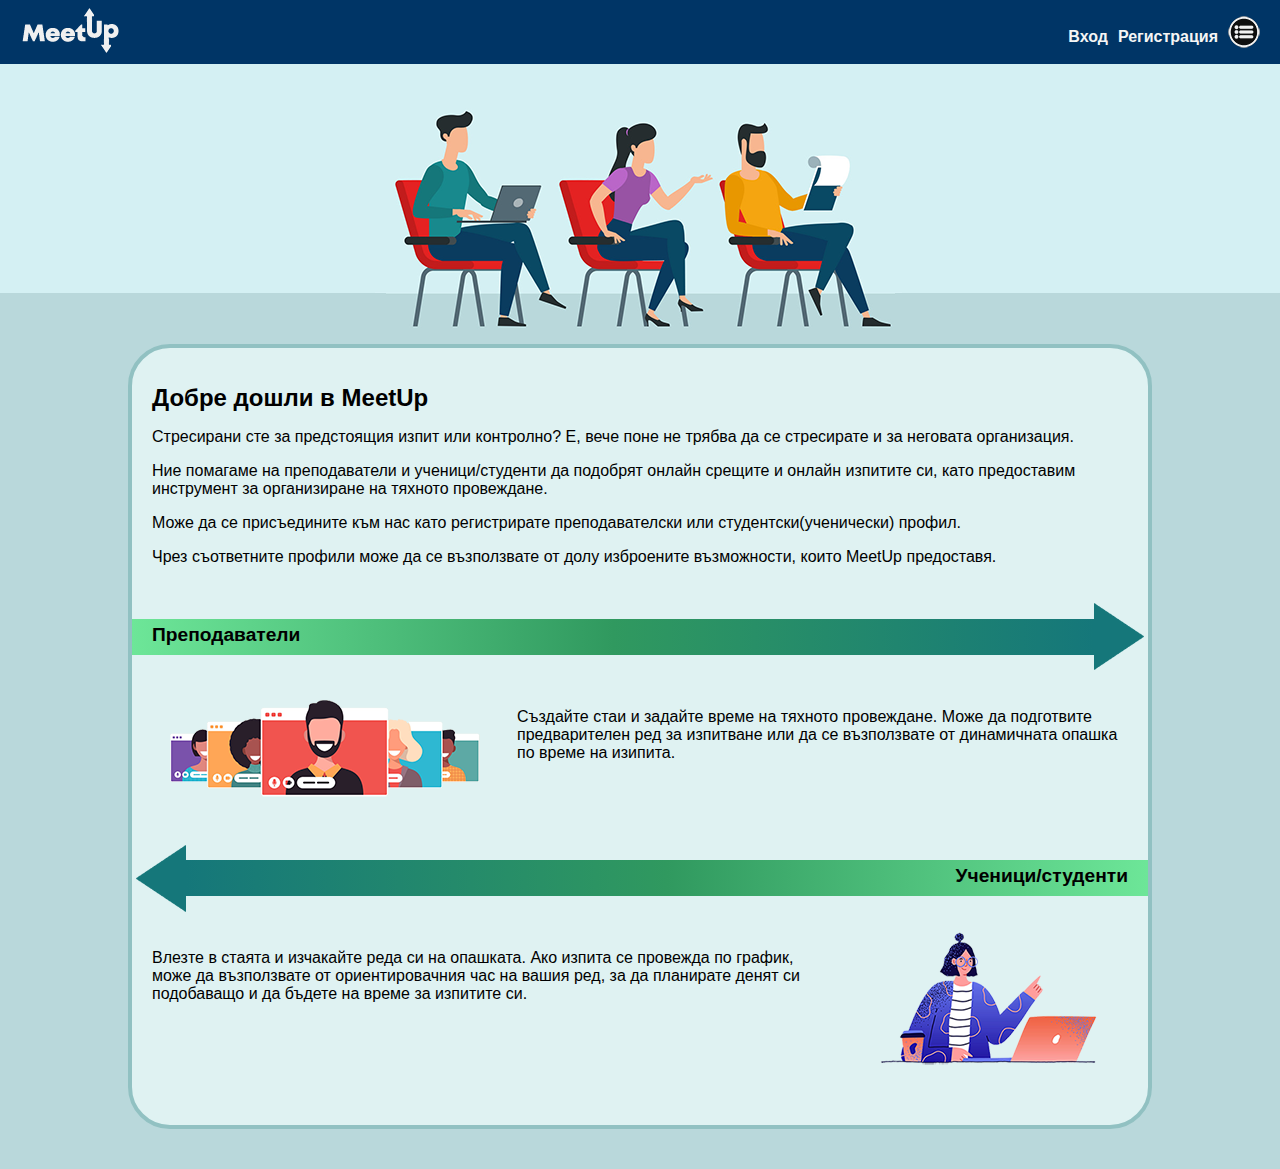
<file: index.html>
<!DOCTYPE html>
<html lang="bg">
    <head>
        <meta charset="UTF-8">
        <title>MeetUp</title>
        <meta name="viewport" content="width=device-width, initial-scale=1">
        <link rel="stylesheet" href="css/main.css">
        <link rel="stylesheet" href="css/index.css">
        <script src="scripts/panel_init.js" defer></script>
    </head>
    <body>
        <header id="main_header">
            <div class="main-header-item" id="icon_header_container">
                <a class="no-style-a" href="index.html">
                    <img class="icon" id="img_icon" src="img/icons/logo.png" alt="Лого на MeetUp">
                </a>
            </div>
            <div class="main-header-item" id="profile_header_container">
                <a id="sign_in" class="no-style-a" href="login.html">Вход</a>
                <a id="register"  class="no-style-a" href="register.html">Регистрация</a>
                <img id="profile_icon" class="button-icon" src="img/icons/panel.png" alt="Икона на потребителки панел">
            </div>
        </header>
        <main id="main-not-logged">
            <div class="banner-container">
                <img class="banner" src="img/banners/welcome_banner.png" alt="Седящи хора, чакащи своя ред">
            </div>
            <div class="section-wrapper">
                <section id="main_section">
                    <div class="padded-item">
                        <header>
                            <h1>Добре дошли в MeetUp</h1>
                        </header>
                        <article>
                            <p>
                                Стресирани сте за предстоящия изпит или контролно? Е, вече поне не трябва да се 
                                стресирате и за неговата организация.
                            </p>
                            <p>
                                Ние помагаме на преподаватели и ученици/студенти да подобрят онлайн срещите и онлайн 
                                изпитите си, като предоставим инструмент за организиране на тяхното провеждане.
                            </p>
                            <p>
                                Може да се присъедините към нас като регистрирате преподавателски или 
                                студентски(ученически) профил.
                            </p>
                            <p>
                                Чрез съответните профили може да се възползвате от долу изброените възможности, които 
                                MeetUp предоставя.
                            </p>
                        </article>
                    </div>
                    <div id="teachers">
                        <div id="left-header">
                            <header>
                                <h2>Преподаватели</h2>
                            </header>
                            <img src="img/banners/arrow_right.png">
                        </div>
                        <article class="padded-item">
                            <img class="float-left" src="img/banners/video_call.png" alt="Монитори с хора във видео разговор">
                            <p>
                                Създайте стаи и задайте време на тяхното провеждане. Може да подготвите 
                                предварителен ред за изпитване или да се възползвате от динамичната опашка по време 
                                на изипита.
                            </p>
                        </article>
                    </div>
                    <div id="students">
                        <div id="right-header">
                            <img src="img/banners/arrow_left.png">
                            <header>
                                <h2>Ученици/студенти</h2>
                            </header>
                        </div>
                        <article class="padded-item">
                            <img class="float-right" src="img/banners/student.png" alt="Студент пред компютър">
                            <p>
                                Влезте в стаята и изчакайте реда си на опашката. Ако изпита се провежда по график, може 
                                да възползвате от ориентировачния час на вашия ред, за да планирате денят си 
                                подобаващо и да бъдете на време за изпитите си.
                            </p>
                        </article>
                    </div>
                </section>
            </div>
        </main>
    </body>
</html>
</file>
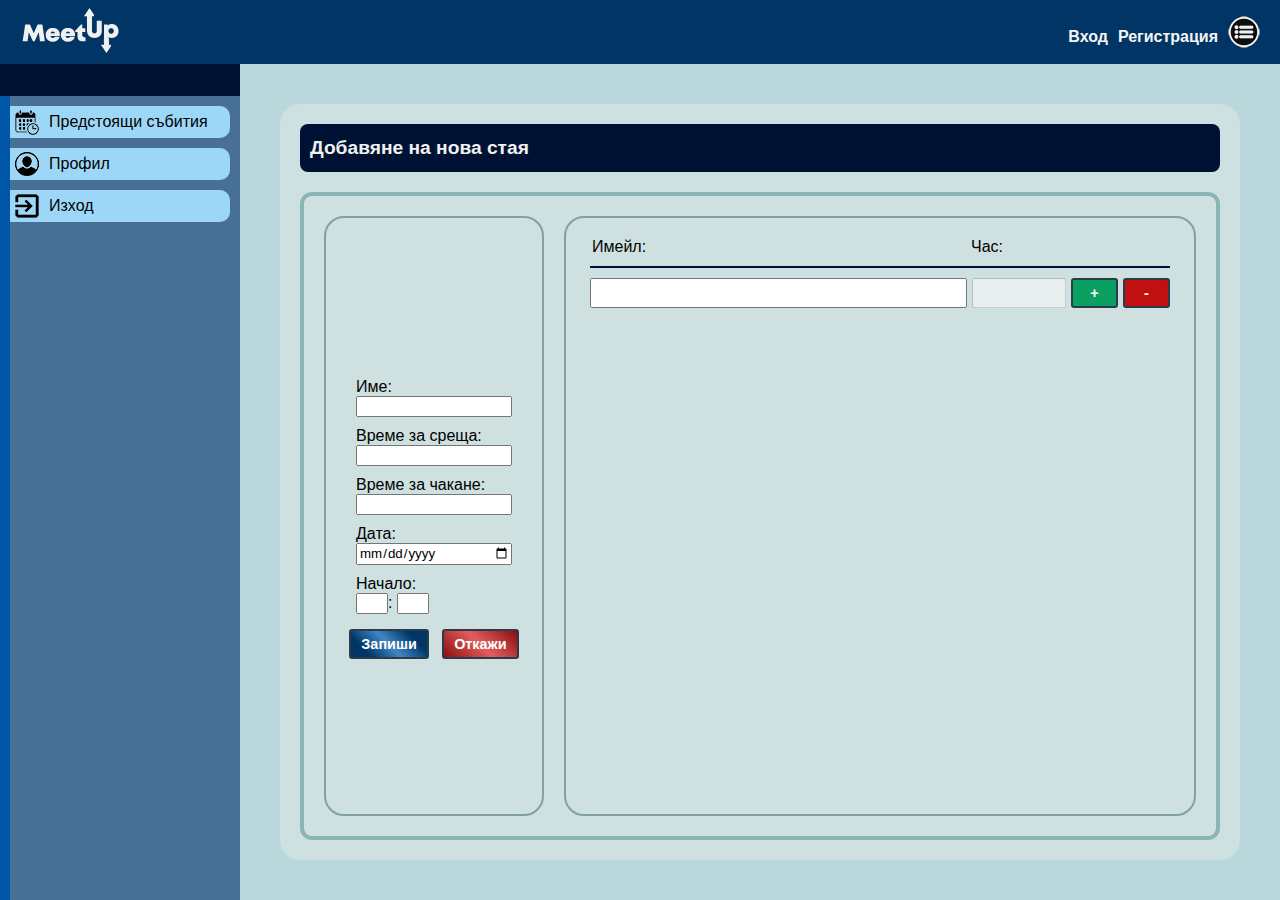
<file: add_room.html>
<!DOCTYPE html>
<html lang="bg">
    <head>
        <meta charset="UTF-8">
        <title>MeetUp</title>
        <meta name="viewport" content="width=device-width, initial-scale=1">
        <link rel="stylesheet" href="css/main.css">
        <link rel="stylesheet" href="css/panel.css">
        <link rel="stylesheet" href="css/add_room.css">
        <script src="scripts/panel_init.js" defer></script>
        <script src="scripts/add_room.js" defer></script>
    </head>
    <body>
        <header id="main_header">
            <div class="main-header-item" id="icon_header_container">
                <a class="no-style-a" href="index.html">
                    <img class="icon" id="img_icon" src="img/icons/logo.png" alt="Лого на MeetUp">
                </a>
            </div>
            <div class="main-header-item" id="profile_header_container">
                <a id="sign_in" class="no-style-a" href="login.html">Вход</a>
                <a id="register"  class="no-style-a" href="register.html">Регистрация</a>
                <img id="profile_icon" class="button-icon" src="img/icons/panel.png" alt="Икона на потребителки панел">
            </div>
        </header>
        <nav>
            <div id="nav_top_bar"></div>
            <div id="nav_panel" class="nav-element">
                <img src="img/icons/calendar.png" alt="">
                Предстоящи събития
            </div>
            <div id="nav_profile" class="nav-element">
                <img src="img/icons/account.png" alt="">
                Профил
            </div>
            <div id="nav_exit" class="nav-element">
                <img src="img/icons/exit.png" alt="">
                Изход
            </div>
        </nav>
        <main class="centered-column main-with-menu">
            <div id="events-wrapper">
                <header id="page_header">
                    <h1>Добавяне на нова стая</h1>
                </header>
                <section id="form">
                    <form id="schedule_from">
                        <fieldset id="information" class="form-itmes-conrainer">
                            <div class="form-item">
                                <label for="name">Име: </label>
                                <input type="text" id="name" name="name">
                            </div>
                            <div class="form-item">
                                <label for="meetInterval">Време за среща: </label>
                                <input type="number" id="meetInterval" name="meetInterval">
                            </div>
                            <div class="form-item">
                                <label for="waitingInterval">Време за чакане:</label>
                                <input type="number" id="waitingInterval" name="waitingInterval">
                            </div>
                            <div class="form-item">
                                <label for="date">Дата: </label>
                                <input type="date" id="date" name="date">
                            </div>
                            <div class="form-item">
                                <label for="time">Начало:</label>
                                <input type="number" id="hours" name="hours" class="time">:
                                <input type="number" id="minutes" name="minutes" class="time">
                            </div>
                            <div class="form-item" id="room-btn-container">
                                <button type="submit" id="save_btn" class="gradient-btn">Запиши</button>
                                <button type="button" id="cancel_btn" class="gradient-cancel-btn">Откажи</button>
                            </div>
                        </fieldset>
                        <div id="schedule-wrapper" class="form-itmes-conrainer">
                            <div id="schedule-container" class="scrollable">
                                <fieldset id="scheduled_users" class="centered-column">
                                    <legend id="column_names">
                                        <span>Имейл:</span>
                                        <span>Час:</span>
                                    </legend>
                                    <div id="schedule">
        
                                    </div>
                                </fieldset>
                            </div>
                        </div>
                    </form>
                </section>
            </div>
        </main>
    </body>
</html>
</file>
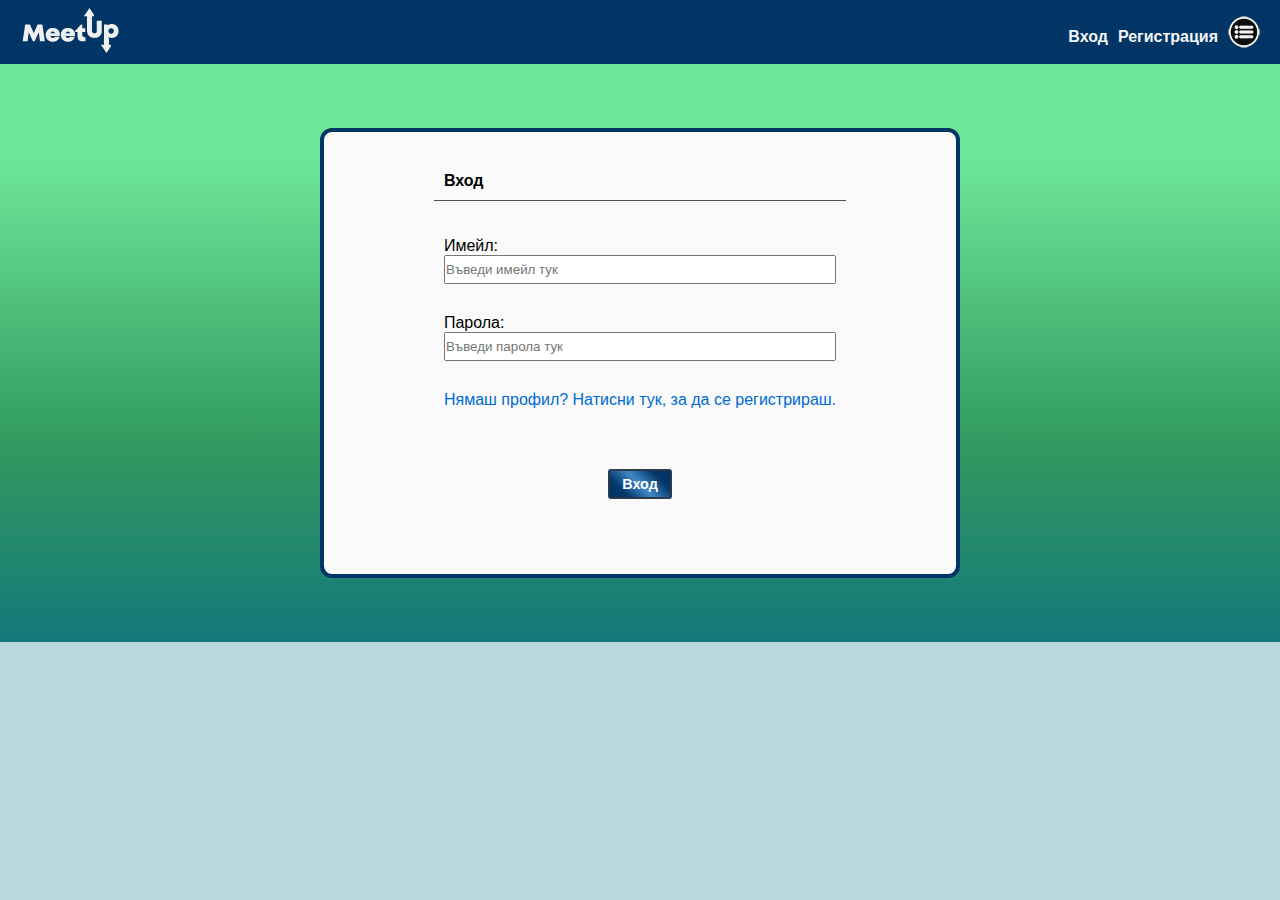
<file: login.html>
<!DOCTYPE html>
<html lang="bg">
    <head>
        <meta charset="UTF-8">
        <title>Вход</title>
        <meta name="viewport" content="width=device-width, initial-scale=1">
        <link rel="stylesheet" href="css/main.css">
        <link rel="stylesheet" href="css/login.css">
        <script src="scripts/login.js" defer></script>
        <script src="scripts/panel_init.js" defer></script>
    </head>
    <body>
        <header id="main_header">
            <div class="main-header-item" id="icon_header_container">
                <a class="no-style-a" href="index.html">
                    <img class="icon" id="img_icon" src="img/icons/logo.png" alt="Лого на MeetUp">
                </a>
            </div>
            <div class="main-header-item" id="profile_header_container">
                <a id="sign_in" class="no-style-a" href="login.html">Вход</a>
                <a id="register"  class="no-style-a" href="register.html">Регистрация</a>
                <img id="profile_icon" class="button-icon" src="img/icons/panel.png" alt="Икона на потребителки панел">
            </div>
        </header>
        <main>
            <div id="login_form_container" class="form-container">
                <form action="" method="post" id="login_form">
                    <fieldset>
                        <legend id="form_title">Вход</legend>
                        <div class="form-item">
                            <label for="email" class="lbl">Имейл:</label>
                            <input type="email" id="email" name="email" placeholder="Въведи имейл тук">
                        </div>
                        <div class="form-item">
                            <label for="password" class="lbl">Парола:</label>
                            <input type="password" id="password" name="password" placeholder="Въведи парола тук">
                        </div>
                        <div class="form-item btn-container">
                            <a href="register.html">Нямаш профил? Натисни тук, за да се регистрираш.</a>
                            <button id="login-btn" class="btn_submit gradient-btn" type="submit">Вход</button>
                        </div>
                    </fieldset>
                </form>
            </div>
        </main>
    </body>
</html>
</file>
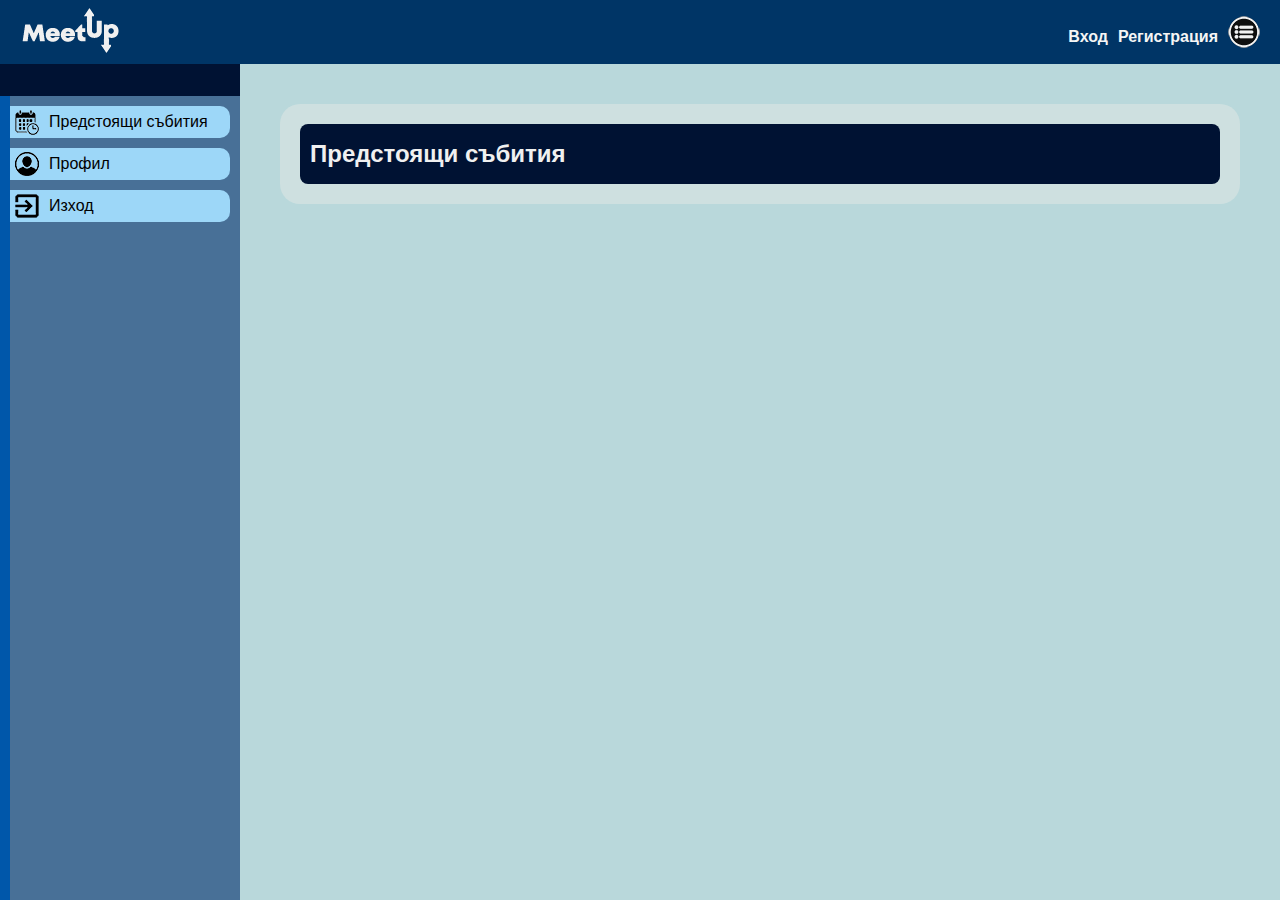
<file: panel.html>
<!DOCTYPE html>
<html lang="bg">
    <head>
        <meta charset="UTF-8">
        <title>MeetUp</title>
        <meta name="viewport" content="width=device-width, initial-scale=1">
        <link rel="stylesheet" href="css/main.css">
        <link rel="stylesheet" href="css/panel.css">
        <script src="scripts/panel.js" defer></script>
        <script src="scripts/panel_init.js" defer></script>
    </head>
    <body>
        <header id="main_header">
            <div class="main-header-item" id="icon_header_container">
                <a class="no-style-a" href="index.html">
                    <img class="icon" id="img_icon" src="img/icons/logo.png" alt="Лого на MeetUp">
                </a>
            </div>
            <div class="main-header-item" id="profile_header_container">
                <a id="sign_in" class="no-style-a" href="login.html">Вход</a>
                <a id="register"  class="no-style-a" href="register.html">Регистрация</a>
                <img id="profile_icon" class="button-icon" src="img/icons/panel.png" alt="Икона на потребителки панел">
            </div>
        </header>
        <nav>
            <div id="nav_top_bar"></div>
            <div id="nav_panel" class="nav-element">
                <img src="img/icons/calendar.png" alt="">
                Предстоящи събития
            </div>
            <div id="nav_profile" class="nav-element">
                <img src="img/icons/account.png" alt="">
                Профил
            </div>
            <div id="nav_exit" class="nav-element">
                <img src="img/icons/exit.png" alt="">
                Изход
            </div>
        </nav>
        <main class="centered-column main-with-menu">
            <div id="events-wrapper">
                <header id="page_header">
                    <h1>Предстоящи събития</h1>
                </header>
                <section id="events">
                    
                </section>
            </div>
        </main>
    </body>
</html>
</file>
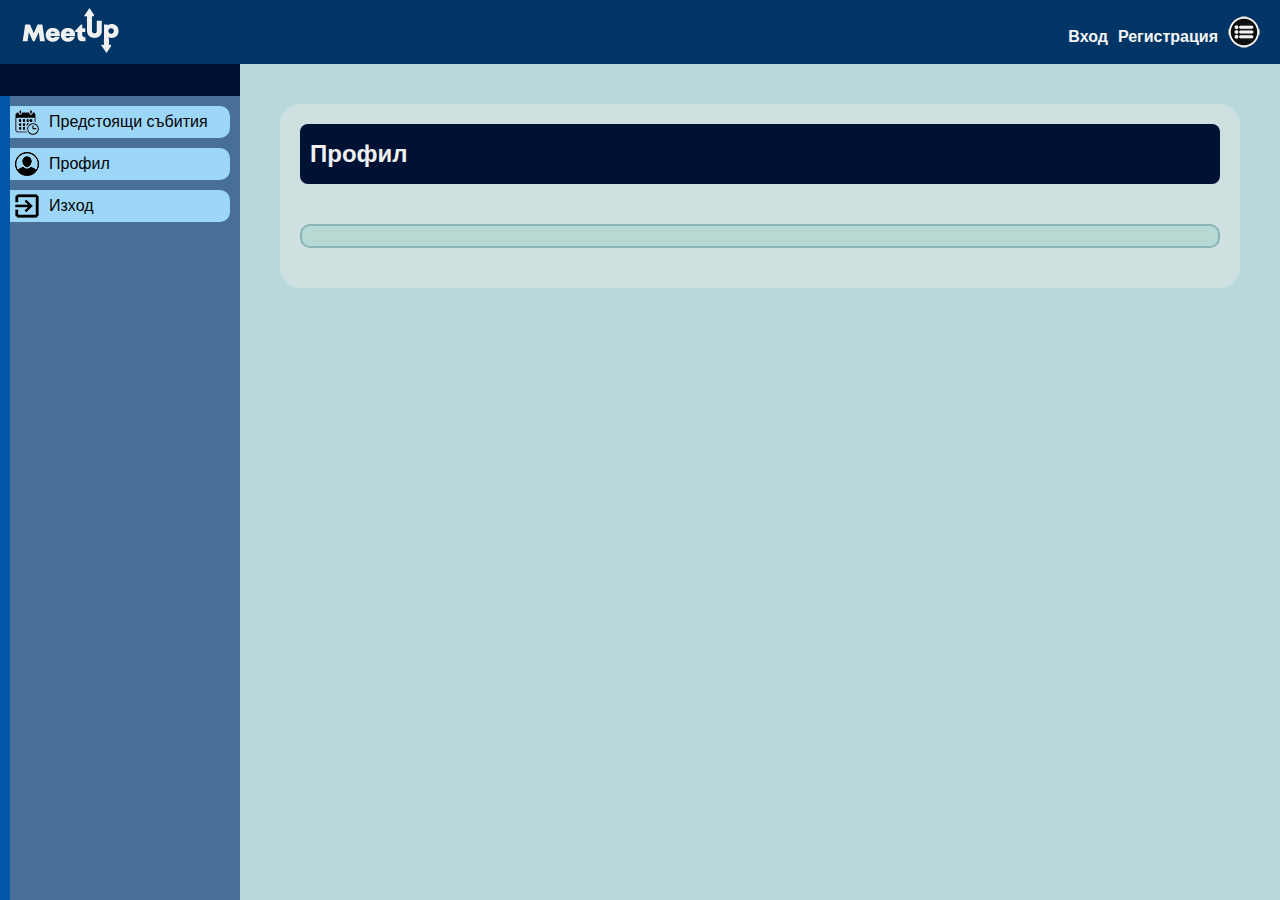
<file: profile.html>
<!DOCTYPE html>
<html lang="bg">
    <head>
        <meta charset="UTF-8">
        <title>MeetUp</title>
        <meta name="viewport" content="width=device-width, initial-scale=1">
        <link rel="stylesheet" href="css/main.css">
        <link rel="stylesheet" href="css/panel.css">
        <link rel="stylesheet" href="css/profile.css">
        <script src="scripts/panel.js" defer></script>
        <script src="scripts/panel_init.js" defer></script>
    </head>
    <body>
        <header id="main_header">
            <div class="main-header-item" id="icon_header_container">
                <a class="no-style-a" href="index.html">
                    <img class="icon" id="img_icon" src="img/icons/logo.png" alt="Лого на MeetUp">
                </a>
            </div>
            <div class="main-header-item" id="profile_header_container">
                <a id="sign_in" class="no-style-a" href="login.html">Вход</a>
                <a id="register"  class="no-style-a" href="register.html">Регистрация</a>
                <img id="profile_icon" class="button-icon" src="img/icons/panel.png" alt="Икона на потребителки панел">
            </div>
        </header>
        <nav>
            <div id="nav_top_bar"></div>
            <div id="nav_panel" class="nav-element">
                <img src="img/icons/calendar.png" alt="">
                Предстоящи събития
            </div>
            <div id="nav_profile" class="nav-element">
                <img src="img/icons/account.png" alt="">
                Профил
            </div>
            <div id="nav_exit" class="nav-element">
                <img src="img/icons/exit.png" alt="">
                Изход
            </div>
        </nav>
        <main class="centered-column main-with-menu">
            <div id="events-wrapper">
                <header id="page_header">
                    <h1>Профил</h1>
                </header>
                <section id="profile-wrapper">
                    <div id="profile">
                        
                    </div>
                </section>
            </div>
        </main>
    </body>
</html>
</file>
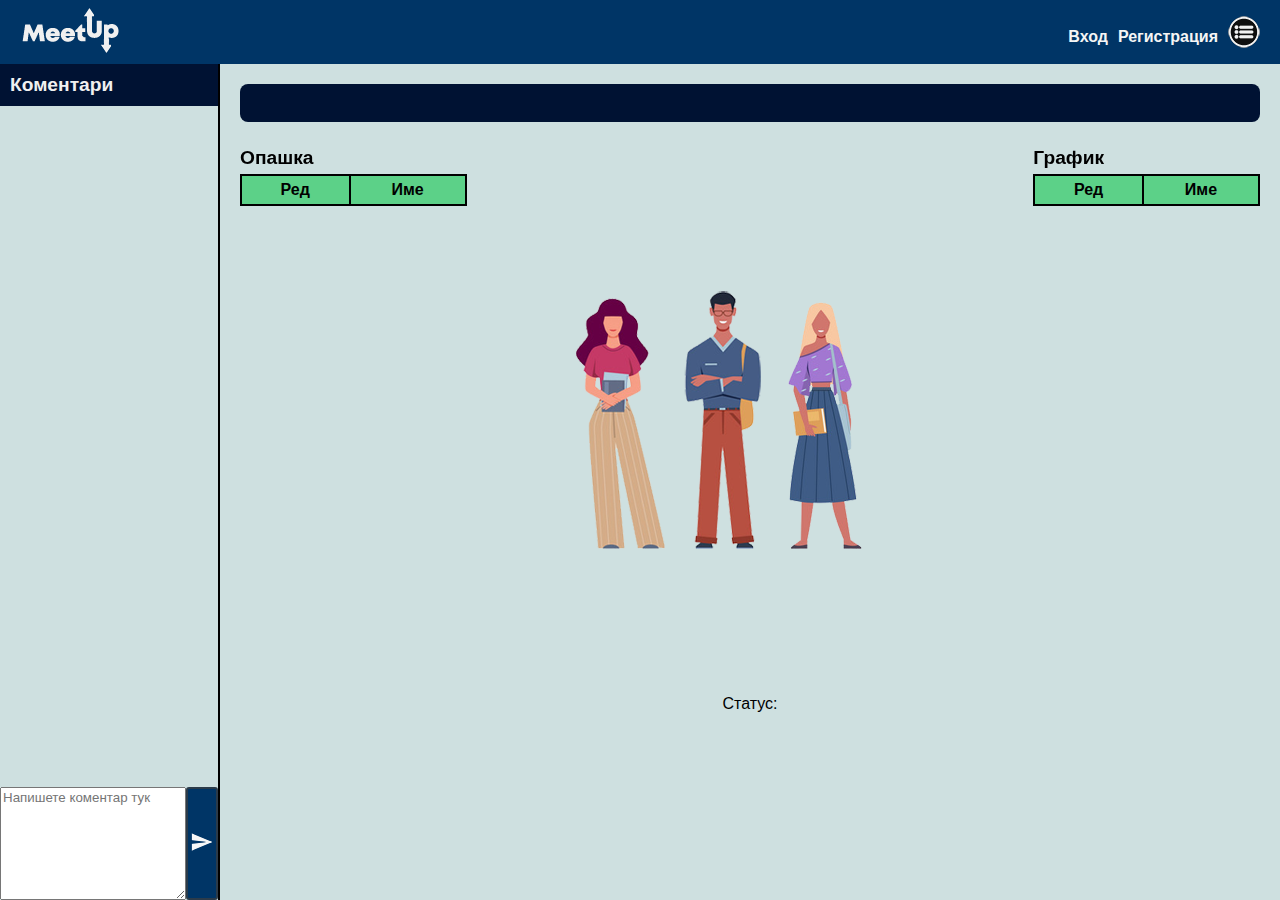
<file: queue.html>
<!DOCTYPE html>
<html lang="bg">
    <head>
        <meta charset="UTF-8">
        <title>MeetUp</title>
        <meta name="viewport" content="width=device-width, initial-scale=1">
        <link rel="stylesheet" href="css/main.css">
        <link rel="stylesheet" href="css/panel.css">
        <link rel="stylesheet" href="css/queue.css">
        <script src="scripts/panel.js" defer></script>
        <script src="scripts/queue.js" defer></script>
        <script src="scripts/panel_init.js" defer></script>
    </head>
    <body>
        <header id="main_header">
            <div class="main-header-item" id="icon_header_container">
                <a class="no-style-a" href="index.html">
                    <img class="icon" id="img_icon" src="img/icons/logo.png" alt="Лого на MeetUp">
                </a>
            </div>
            <div class="main-header-item" id="profile_header_container">
                <a id="sign_in" class="no-style-a" href="login.html">Вход</a>
                <a id="register"  class="no-style-a" href="register.html">Регистрация</a>
                <img id="profile_icon" class="button-icon" src="img/icons/panel.png" alt="Икона на потребителки панел">
            </div>
        </header>
        <main id="queue-main">
            <section id="comments">
                <header id="comments_header">
                    <h2>Коментари</h2>
                </header>
                <div id="commnets-wrapper" class="scrollable">
                    
                </div>
                <form id="comment_form">
                    <textarea name="comment_add" id="comment_add" placeholder="Напишете коментар тук"></textarea>
                    <button type="submit" id="btn_comment">
                        <img src="img/icons/send.png" alt="Икона на бутона за изпращане на коментар">
                    </button>
                </form>
            </section>
            <div id="page-content-wrapper">
                <header id="page_header" class="queue-header">
                    <h1 id="room_name"></h1>
                </header>
                <section id="contnet_container">
                    <div id="queue_wrapper" class="table-wrapper">
                        <header class="table-header">
                            <h2>Опашка</h2>
                        </header>
                        <div class="table-container scrollable">
                            <table id="queue">
                                <thead>
                                    <tr>
                                        <th>Ред</th>
                                        <th>Име</th>
                                    </tr>
                                </thead>
                                <tbody>

                                </tbody>
                            </table>
                        </div>
                    </div>

                    <div id="image-wrapper">
                        <div id="image_conateiner">
                            <img id="img_1" class="fadein-img animation-img" src="img/pages/student_1.png" alt="">
                            <img id="img_2" class="move-img animation-img" src="img/pages/student_2.png" alt="">
                            <img id="img_3" class="move-img animation-img" src="img/pages/student_3.png" alt="">
                            <img id="img_4" class="fadeaway-img animation-img" src="img/pages/student_4.png" alt="">
                        </div>
                    </div>

                    <div id="shedule_container"  class="table-wrapper">
                        <header class="table-header">
                            <h2>График</h2>
                        </header>
                        <div class="table-container scrollable">
                            <table id="schedule">
                                <thead>
                                    <tr>
                                        <th>Ред</th>
                                        <th>Име</th>
                                    </tr>
                                </thead>
                                <tbody>
                                    
                                </tbody>
                            </table>
                        </div>
                    </div>
                    <div></div>
                    <div id="progress_container" class="centered-column">
                        <div id="status-conatiner">
                            Статус: <span id="status"></span>
                        </div>
                    </div>
                    <div id="btn-container"></div>
                </section>
            </div>
        </main>
    </body>
</html>
</file>
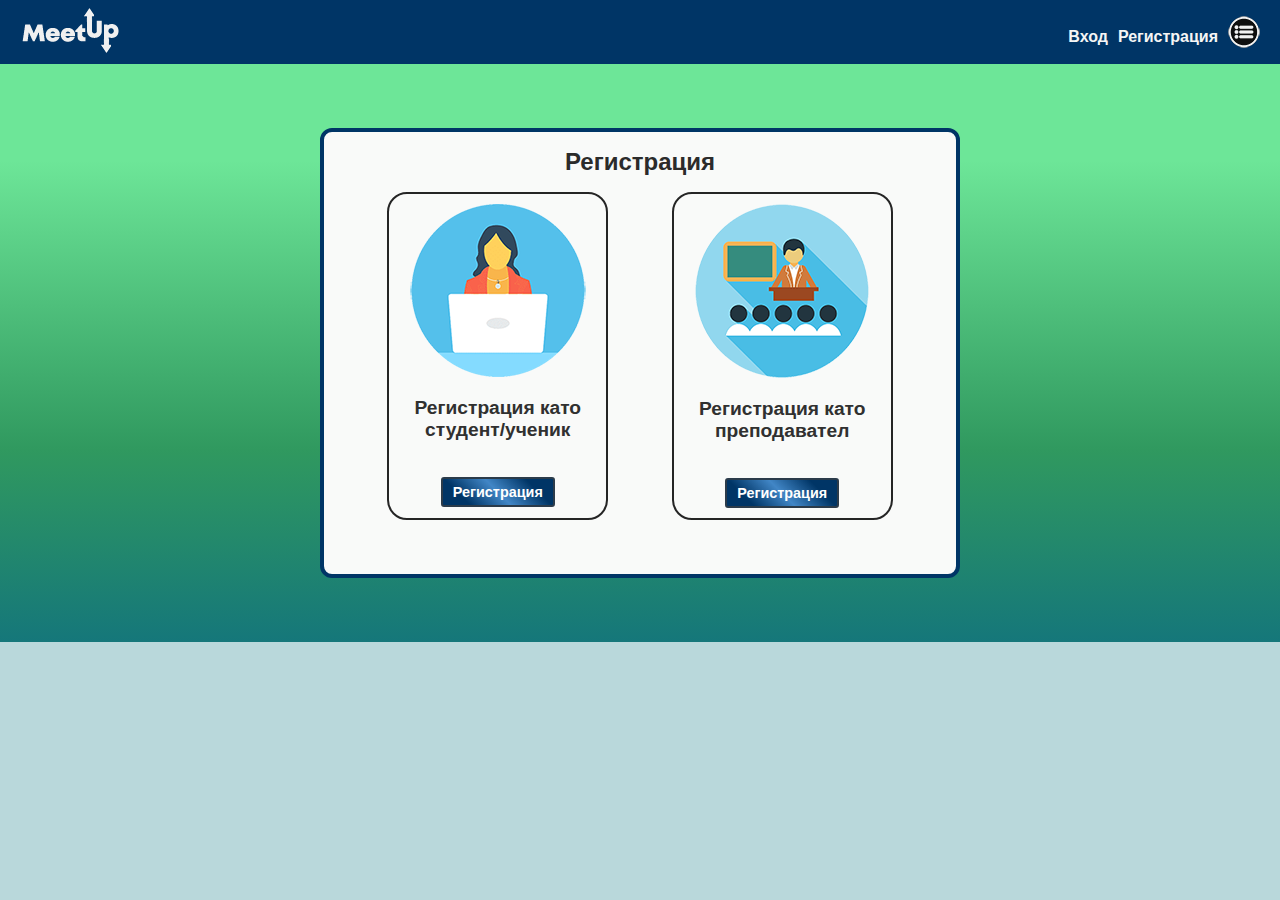
<file: register.html>
<!DOCTYPE html>
<html lang="bg">
    <head>
        <meta charset="UTF-8">
        <title>Регистрация</title>
        <meta name="viewport" content="width=device-width, initial-scale=1">
        <link rel="stylesheet" href="css/main.css">
        <link rel="stylesheet" href="css/login.css">
        <script src="scripts/login.js" defer></script>
        <script src="scripts/panel_init.js" defer></script>
    </head>
    <body>
        <header id="main_header">
            <div class="main-header-item" id="icon_header_container">
                <a class="no-style-a" href="index.html">
                    <img class="icon" id="img_icon" src="img/icons/logo.png" alt="Лого на MeetUp">
                </a>
            </div>
            <div class="main-header-item" id="profile_header_container">
                <a id="sign_in" class="no-style-a" href="login.html">Вход</a>
                <a id="register"  class="no-style-a" href="register.html">Регистрация</a>
                <img id="profile_icon" class="button-icon" src="img/icons/panel.png" alt="Икона на потребителки панел">
            </div>
        </header>
        <main>
            <div id="register_type_container" class="form-container">
                <header>
                    <h1>Регистрация</h1>
                </header>
                <div id="profile-types-container">
                    <div class="profile-type">
                        <div>
                            <img src="img/icons/student.png" alt="Икона на студент">
                        </div>
                        <h2>Регистрация като студент/ученик</h2>
                        <button id="register-student-btn" class="gradient-btn">Регистрация</button>
                    </div>
                    <div class="profile-type">
                        <div>
                            <img src="img/icons/teacher.png" alt="Икона на преподавател">
                        </div>
                        <h2>Регистрация като преподавател</h2>
                        <button id="register-techer-btn" class="gradient-btn">Регистрация</button>
                    </div>
                </div>
            </div>
        </main>
    </body>
</html>
</file>
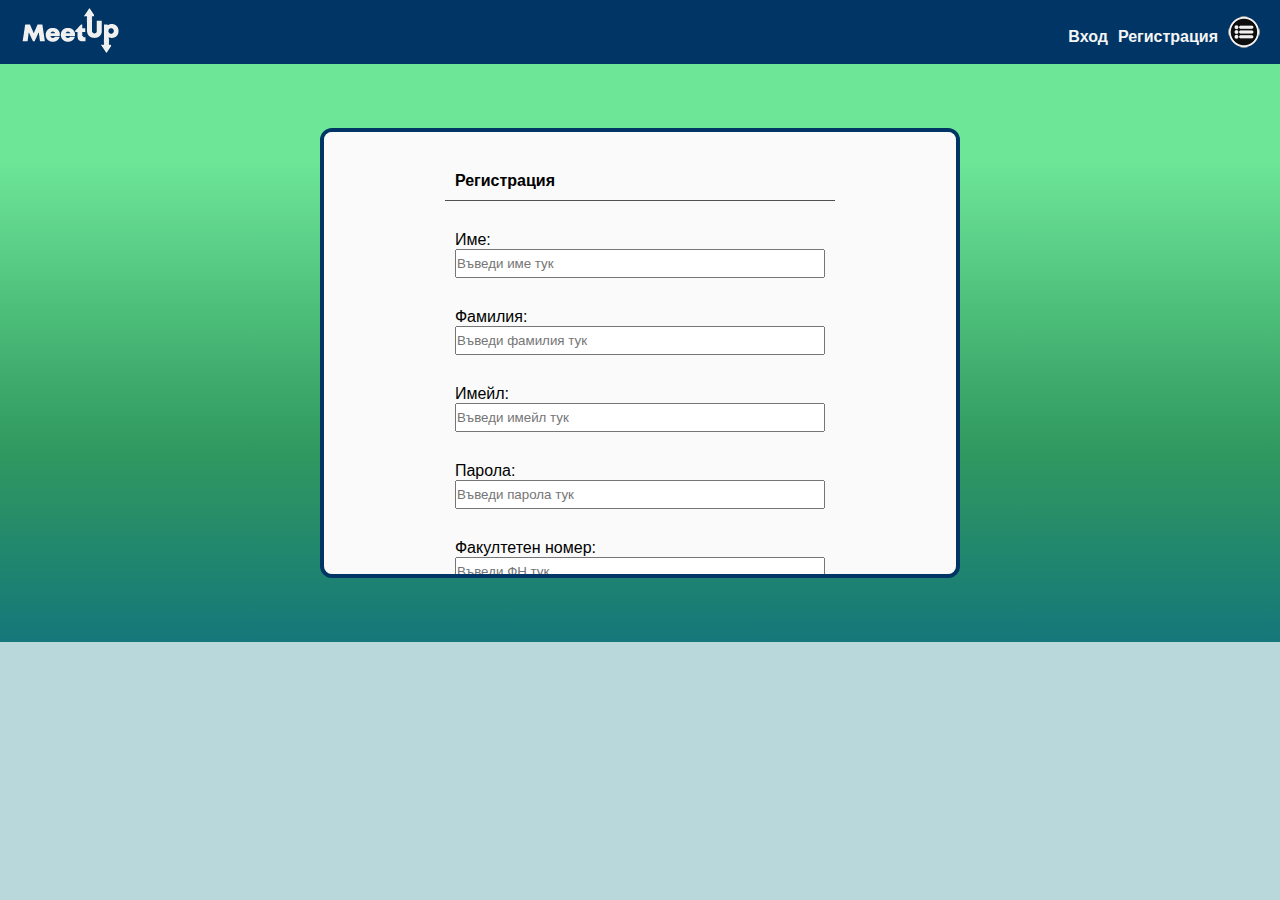
<file: register_student.html>
<!DOCTYPE html>
<html lang="bg">
    <head>
        <meta charset="UTF-8">
        <title>Регистрация</title>
        <meta name="viewport" content="width=device-width, initial-scale=1">
        <link rel="stylesheet" href="css/main.css">
        <link rel="stylesheet" href="css/login.css">
        <script src="scripts/login.js" defer></script>
    </head>
    <body>
        <header id="main_header">
            <div class="main-header-item" id="icon_header_container">
                <a class="no-style-a" href="index.html">
                    <img class="icon" id="img_icon" src="img/icons/logo.png" alt="Лого на MeetUp">
                </a>
            </div>
            <div class="main-header-item" id="profile_header_container">
                <a id="sign_in" class="no-style-a" href="login.html">Вход</a>
                <a id="register"  class="no-style-a" href="register.html">Регистрация</a>
                <img id="profile_icon" class="button-icon" src="img/icons/panel.png" alt="Икона на потребителки панел">
            </div>
        </header>
        <main>
            <div id="register_form_container" class="form-container">
                <form action="" method="post" id="register_student_form">
                    <header id="form_title">Регистрация</header>
                    <div class="form-item">
                        <label for="first_name">Име:</label>
                        <input type="text" id="first_name" name="first_name" placeholder="Въведи име тук">
                    </div>
                    <div class="form-item">
                        <label for="last_name">Фамилия:</label>
                        <input type="text" id="last_name" name="last_name" placeholder="Въведи фамилия тук">
                    </div>
                    <div class="form-item">
                        <label for="email">Имейл:</label>
                        <input type="email" id="email" name="email" placeholder="Въведи имейл тук">
                    </div>
                    <div class="form-item">
                        <label for="password">Парола:</label>
                        <input type="password" id="password" name="password" placeholder="Въведи парола тук">
                    </div>
                    <div class="form-item">
                        <label for="fn">Факултетен номер:</label>
                        <input type="number" id="fn" name="fn" placeholder="Въведи ФН тук">
                    </div>
                    <div class="form-item">
                        <label for="degree">Специалност:</label>
                        <input type="text" id="degree" name="degree" placeholder="Въведи специалност тук">
                    </div>
                    <div class="form-item">
                        <label for="year">Курс:</label>
                        <input type="number" id="year" name="year" placeholder="Въведи курс тук">
                    </div>
                    <div class="form-item btn-container">
                        <a id="login_anchor" href="login.html">Имаш профил? Натисни тук, за да влезеш в него.</a>
                        <button id="student-btn" class="btn_submit gradient-btn" type="submit">Регистрация</button>
                    </div>
                </form>
            </div>
        </main>
    </body>
</html>
</file>
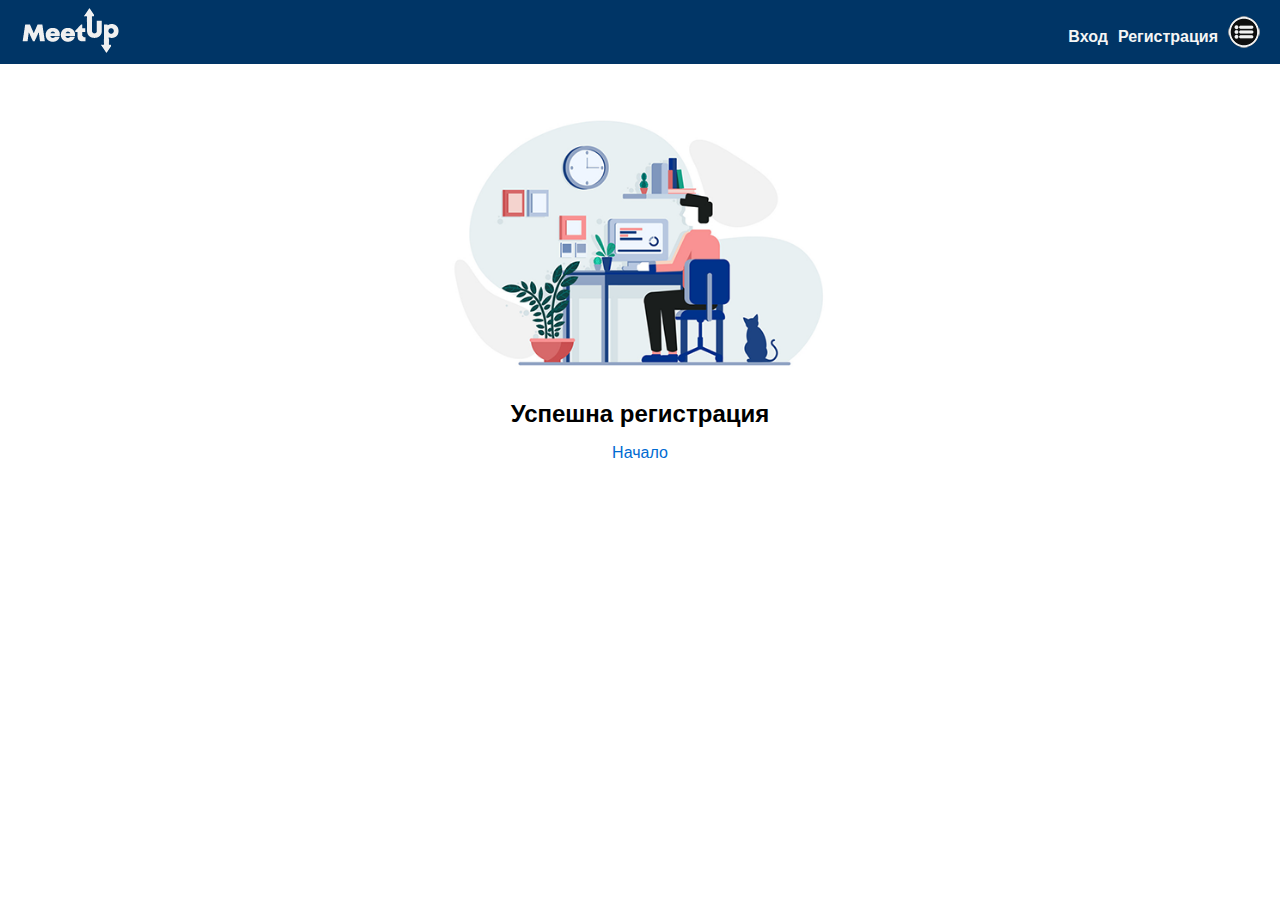
<file: register_success.html>
<!DOCTYPE html>
<html lang="bg">
    <head>
        <meta charset="UTF-8">
        <title>Регистрация</title>
        <meta name="viewport" content="width=device-width, initial-scale=1">
        <link rel="stylesheet" href="css/main.css">
        <link rel="stylesheet" href="css/register_success.css">
        <script src="scripts/panel_init.js" defer></script>
    </head>
    <body>
        <header id="main_header">
            <div class="main-header-item" id="icon_header_container">
                <a class="no-style-a" href="index.html">
                    <img class="icon" id="img_icon" src="img/icons/logo.png" alt="Лого на MeetUp">
                </a>
            </div>
            <div class="main-header-item" id="profile_header_container">
                <a id="sign_in" class="no-style-a" href="login.html">Вход</a>
                <a id="register"  class="no-style-a" href="register.html">Регистрация</a>
                <img id="profile_icon" class="button-icon" src="img/icons/panel.png" alt="Икона на потребителки панел">
            </div>
        </header>
        <main>
            <div id="success_container" class="centered-column">
                <div class="banner-container">
                    <img src="img/banners/person_computer_small.png" alt="Човек, седнал пред компютър">
                </div>
                <div id="success-text-container" class="centered-column">
                    <h1>Успешна регистрация</h1>
                    <a class="no-style-a-dark" href="index.html">Начало</a>
                </div>
            </div>
        </main>
    </body>
</html>
</file>
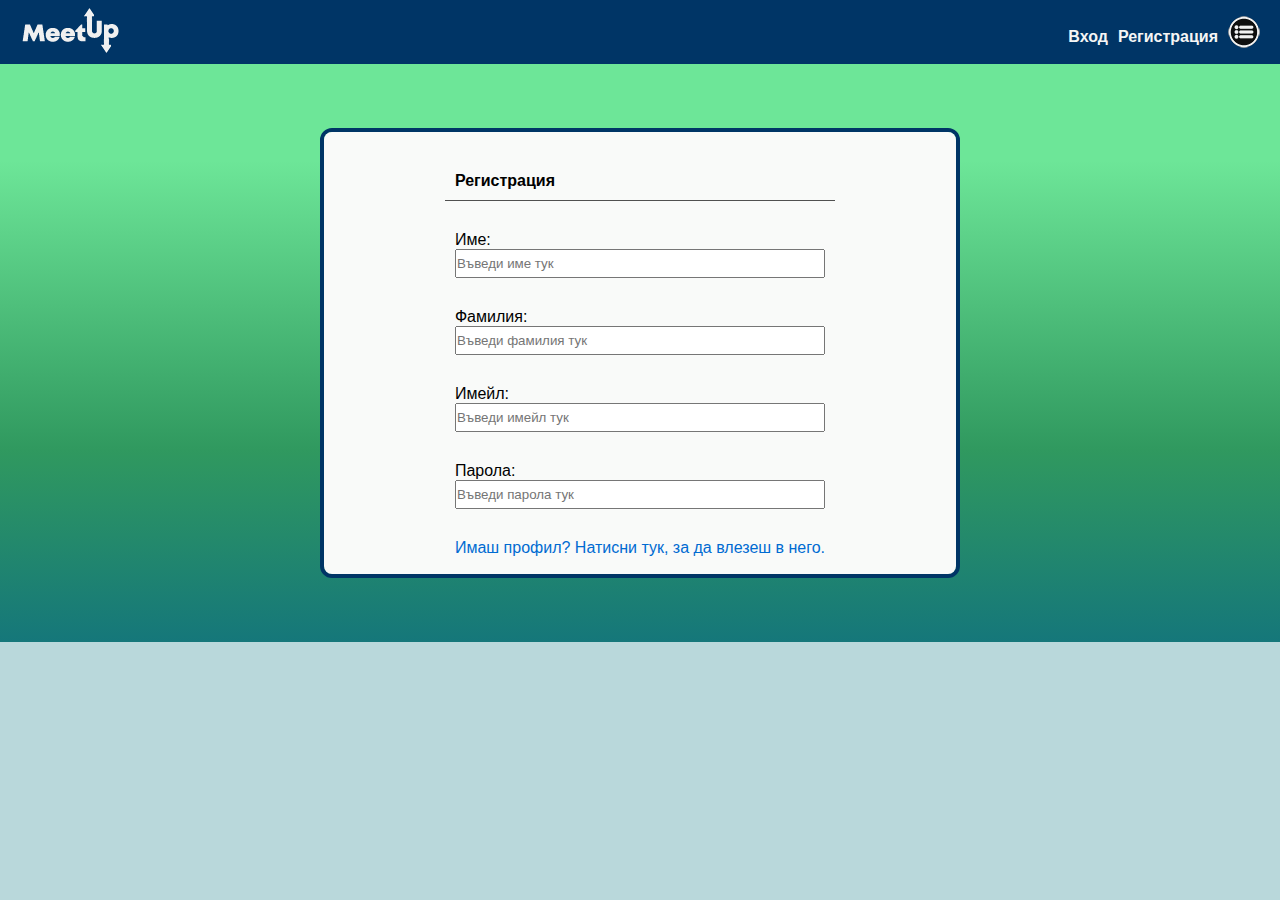
<file: register_teacher.html>
<!DOCTYPE html>
<html lang="bg">
    <head>
        <meta charset="UTF-8">
        <title>Регистрация</title>
        <meta name="viewport" content="width=device-width, initial-scale=1">
        <link rel="stylesheet" href="css/main.css">
        <link rel="stylesheet" href="css/login.css">
        <script src="scripts/login.js" defer></script>
        <script src="scripts/panel_init.js" defer></script>
    </head>
    <body>
        <header id="main_header">
            <div class="main-header-item" id="icon_header_container">
                <a class="no-style-a" href="index.html">
                    <img class="icon" id="img_icon" src="img/icons/logo.png" alt="Лого на MeetUp">
                </a>
            </div>
            <div class="main-header-item" id="profile_header_container">
                <a id="sign_in" class="no-style-a" href="login.html">Вход</a>
                <a id="register"  class="no-style-a" href="register.html">Регистрация</a>
                <img id="profile_icon" class="button-icon" src="img/icons/panel.png" alt="Икона на потребителки панел">
            </div>
        </header>
        <main>
            <div id="register_form_container" class="form-container">
                <form action="" method="post" id="register_teacher_form">
                    <header id="form_title">Регистрация</header>
                    <div class="form-item">
                        <label for="first_name">Име:</label>
                        <input type="text" id="first_name" name="first_name" placeholder="Въведи име тук">
                    </div>
                    <div class="form-item">
                        <label for="last_name">Фамилия:</label>
                        <input type="text" id="last_name" name="last_name" placeholder="Въведи фамилия тук">
                    </div>
                    <div class="form-item">
                        <label for="email">Имейл:</label>
                        <input type="email" id="email" name="email" placeholder="Въведи имейл тук">
                    </div>
                    <div class="form-item">
                        <label for="password">Парола:</label>
                        <input type="password" id="password" name="password" placeholder="Въведи парола тук">
                    </div>
                    <div class="form-item btn-container">
                        <a id="login_anchor" href="login.html">Имаш профил? Натисни тук, за да влезеш в него.</a>
                        <button id="teacher-btn" class="btn_submit gradient-btn" type="submit">Регистрация</button>
                    </div>
                </form>
            </div>
        </main>
    </body>
</html>
</file>
<file: css/main.css>
* {
    box-sizing: border-box;
    font-family: 'Trebuchet MS', sans-serif;
    scrollbar-width: thin;
    scrollbar-color: rgb(65, 65, 65) transparent;
}

body, main {
    height: 100%;
    width: 100%;
    margin: 0;
}

body {
    /*background: rgb(223, 242, 242);*/
    /*background: rgb(206, 224, 224);*/
    /*background: rgb(145, 193, 194);*/
    background: rgb(185, 216, 219);
}

main {
    height: 100%;
    padding-top: 64px;
}

h1 {
    font-size: 1.5rem;
}

h2 {
    font-size: 1.2rem;
}

button {
    cursor: pointer;
}

fieldset {
    border: none;
}

#main_header {
    width: 100%;
    height: 64px;
    position: fixed;
    display: flex;
    top: 0;
    left: 0;
    justify-content: space-between;
    align-items: center;
    background: rgb(0, 53, 102);
    z-index: 100;
}

#icon_header_container {
    margin-left: 20px;
}

#profile_header_container {
    display: flex;
    align-items: center;
    margin-right: 20px;

}

#profile_header_container .no-style-a {
    margin-right: 10px;
    margin-top: 10px;
    font-weight: bold;
}

#profile_header_container .no-style-a {
    margin-right: 10px;
    margin-top: 10px;
    font-weight: bold;
}

.no-style-a {
    text-decoration: none;
    color: rgb(245, 245, 245);
}

.no-style-a:hover {
    color: rgb(156, 236, 91);
}

.no-style-a-dark {
    text-decoration: none;
    color: rgb(0, 107, 210);
}

.no-style-a-dark:hover {
    color: rgb(123, 204, 57);
}

.button-icon {
    cursor: pointer;
}

.banner-container {
    display: flex;
    justify-content: center;
    overflow-x: hidden;
    width: 100%;
    height: 280px;
}

.banner {
    object-fit: none;
}

.centered-column {
    display: flex;
    flex-direction: column;
    align-items: center;
}

.centered {
    display: flex;
    justify-content: center;
    align-items: center;
}

.scrollable {
    overflow-y: scroll;
}

button {
    font-weight: bold;
    color: rgb(255, 255, 255);
    font-size: 0.9rem;
    padding: 5px 10px;
    border: 2px solid rgb(43, 59, 74);
    border-radius: 3px;
}

.gradient-btn {
    padding: 5px 10px;
    background: rgb(0,53,102);
    background: linear-gradient(45deg, rgba(0,53,102,1) 20%, rgba(65,134,198,1) 50%, rgba(0,53,102,1) 80%);
}

.gradient-btn:hover {
    background: rgb(20,79,134);
    background: linear-gradient(45deg, rgba(20,79,134,1) 10%, rgb(97, 179, 255) 50%, rgba(20,79,134,1) 90%);
    border-color: rgb(33, 47, 59);
}

.gradient-cancel-btn {
    background: rgb(139,14,14);
    background: linear-gradient(45deg, rgba(139,14,14,1) 0%, rgba(227,93,93,1) 50%, rgba(139,14,14,1) 100%);
}

.gradient-cancel-btn:hover {
    background: rgb(193,16,16);
    background: linear-gradient(45deg, rgba(193,16,16,1) 0%, rgba(255,117,117,1) 50%, rgba(193,16,16,1) 100%);
    border-color: rgb(33, 47, 59);
}

.gradient-btn-green {
    background: rgb(6,126,75);
    background: linear-gradient(45deg, rgba(6,126,75,1) 20%, rgba(80,215,128) 50%, rgba(6,126,75,1) 80%); 
}

.gradient-btn-green:hover {
    background: rgb(11, 160, 98);
    background: linear-gradient(45deg, rgba(11, 160, 98,1) 20%, rgb(105, 226, 147) 50%, rgba(11, 160, 98,1) 80%); 
    border-color: rgb(33, 47, 59);
}

.gradient-btn-yellow {
    background: rgb(153, 133, 1);
    background: linear-gradient(45deg, rgb(153, 133, 1) 0%, rgb(224, 202, 56) 50%, rgb(153, 133, 1) 100%);
}

.gradient-btn-yellow:hover {
    background: rgb(199, 172, 0);
    background: linear-gradient(45deg, rgb(199, 172, 0) 0%, rgb(233, 213, 82) 50%, rgb(199, 172, 0) 100%);
    border-color: rgb(33, 47, 59);
}

.input-error {
    border: 1px solid rgb(193,16,16);
}

::-webkit-scrollbar {
    width: 5px;
    height: 2px;
    background: transparent;
}

::-webkit-scrollbar-thumb {
    background: rgb(65, 65, 65);
    border-radius: 40px;
}

input::-webkit-outer-spin-button,
input::-webkit-inner-spin-button {
  -webkit-appearance: none;
  margin: 0;
}

@media (max-width: 380px) {
    #sign_in, #register {
        display: none;
    }
}
</file>
<file: css/index.css>
body {
    background: rgb(185, 216, 219);
}

#main_section {
    padding: 20px 0;
    background: rgb(223, 242, 242);
    border-radius: 42px;
    border: 4px solid rgb(145, 193, 194);
}

.section-wrapper {
    padding: 0 10% 40px 10%;
}

.padded-item {
    padding: 0 20px 20px 20px;
}

.float-left {
    float: left;
    margin-right: 20px;
}

.float-right {
    float: right;
    margin-left: 20px;
}

#left-header {
    height: 70px;
    display: grid;
    align-items: center;
    grid-template-columns: 1fr 54px;
}


#left-header header {
    height: 36px;
    background: rgb(109,230,152);
    background: linear-gradient(90deg, rgba(109,230,152,1) 0%, rgba(48,153,95,1) 50%, rgba(21,119,122,1) 100%);    
}

#right-header {
    height: 70px;
    display: grid;
    align-items: center;
    grid-template-columns: 54px 1fr;
    clear: both;
}

#right-header h2 {
    text-align: right;
}

#right-header header {
    height: 36px;
    background: rgb(21,119,122);
    background: linear-gradient(90deg, rgba(21,119,122,1) 0%, rgba(48,153,95,1) 50%, rgba(109,230,152,1) 100%);
}

#left-header h2, #right-header h2 {
    margin: 0;
    padding: 5px 20px;
}

#teachers p {
    height: 119px;
    padding-top: 20px;
}

#students p {
    height: 140px;
    padding-top: 20px;
}
</file>
<file: css/panel.css>
.main-with-menu {
    width: auto;
    margin-left: 240px;
    padding: 104px 40px 40px 40px;
}

nav {
    width: 240px;
    height: 100%;
    position: fixed;
    display: flex;
    flex-direction: column;
    margin-top: 69px;
    padding: 32px 10px 10px 0;
    background: rgb(72, 112, 151);
    border-left: 10px solid rgb(0, 87, 170);
}

.nav-element {
    height: 32px;
    display: flex;
    align-items: center;
    margin: 5px 0;
    padding: 5px;
    background: rgb(157, 215, 248);
    border-top-right-radius: 10px;
    border-bottom-right-radius: 10px;
}

.nav-element:hover {
    cursor: pointer;
    background: rgb(53, 159, 245);
}

.nav-element img {
    margin-right: 10px;
}

#nav_top_bar {
    width: 240px;
    height: 32px;
    position: fixed;
    top: 64px;
    left: 0;
    background: rgb(0, 18, 51);
}

#events-wrapper {
    width: 100%;
    display: flex;
    flex-direction: column;
    background: rgb(206, 224, 224);
    border-radius: 20px;
}

#page_header {
    margin: 20px;
    padding-left: 10px;
    background: #001233;
    color: rgb(240 240 240);
    border-radius: 8px;
}

.events {
    display: flex;
    flex-direction: column;
}

.event {
    display: flex;
    flex-direction: column;
    margin: 20px 20px 40px 20px;
    background: rgb(183, 216, 211);
    border: 2px solid rgb(138, 181, 181);
    border-left: 10px solid rgb(0, 18, 51);
    border-radius: 5px;
}
.event:hover {
    cursor: pointer;
    /*border-left: 10px solid rgb(156, 236, 91);*/
    /*background: rgb(196, 231, 226);*/
    background: rgb(224, 248, 244);
}

.event header {
    display: flex;
    justify-content: space-between;
    align-items: baseline;
    padding: 0 10px;
    color: rgb(0, 18, 51);
    background: rgb(21,119,122);
    background: linear-gradient(90deg, rgba(21,119,122,1) 0%, rgba(48,153,95,1) 50%, rgba(109,230,152,1) 100%); 
}

.event-info-container {
    padding: 0 20px 0 40px;
}

.one-row {
    display: grid;
    grid-template-columns: 1fr 2fr 5fr;
}

.one-row-even {
    display: grid;
    grid-template-columns: 1fr 1fr 1fr;
}

.place {
    width: 120px;
}

.heading-label {
    display: block;
    color: rgb(15, 127, 126);
}

.lighter {
    font-weight: lighter;
    color: rgb(0, 53, 102);
}

#nav_new_room {
    background: rgb(21,119,122);
    background: linear-gradient(90deg, rgba(21,119,122,1) 0%, rgba(48,153,95,1) 50%, rgba(109,230,152,1) 100%); 
}

#nav_new_room:hover {
    background: rgb(18, 170, 175);
    background: linear-gradient(90deg, rgb(18, 170, 175) 0%, rgb(66, 199, 126) 50%, rgb(157, 255, 191) 100%); 

}
</file>
<file: css/add_room.css>
html, body, main, #events-wrapper {
    height: 100%;
}

#form {
    height: 100%;
    margin: 0 20px 20px 20px;
    overflow: hidden;
}

form {
    height: 100%;
    display: flex;
    padding: 0 20px;
    border: 4px solid rgb(138, 181, 181);
    border-radius: 12px;
}

h1 {
    font-size: 1.2rem;
}

label {
    display: block;
}

input {
    width: 100%;
}

.form-itmes-conrainer {
    padding: 0 10px;
    margin: 20px 0;
    border: 2px solid rgb(131, 161, 161);
    border-radius: 20px;
}

.form-item {
    width: 100%;
    padding: 5px 20px;
}

#information {
    min-width: 220px;
    display: flex;
    flex-direction: column;
    align-items: center;
    justify-content: center;
    margin-right: 20px;
    overflow: scroll;
}

#room-btn-container {
    display: flex;
    justify-content: space-evenly;
    margin-top: 10px;
    padding: 0;
}

.add-btn {
    background: rgb(11, 160, 98);
}
.remove-btn{
    background: rgb(193,16,16);
}

fieldset {
    border: none;
}

#column_names {
    width: 100%;
    padding-bottom: 10px;
    margin-bottom: 5px;
    border-bottom: 2px solid rgb(0, 18, 51);
}

.user-row, #column_names {
    display: grid;
    grid-template-columns: 2fr 0.5fr 0.25fr 0.25fr;
    column-gap: 5px;
}

.user-row {
    width: 100%;
    margin-bottom: 10px;
}

.time {
    width: 32px;
}

#schedule {
    width: 100%;
    margin-bottom: 20px;
}

#schedule-container {
    height: 100%;
    margin: 20px 0;
}

#schedule-wrapper {
    width: 100%;
    padding: 0 10px;
    margin: 20px 0;
    overflow: hidden;
}
</file>
<file: css/login.css>
body {
    overflow: hidden;
}

main {
    display: flex;
    flex-direction: column;
    justify-content: center;
    align-items: center;
    background: rgb(21,119,122);
    background: linear-gradient(0deg, rgba(21,119,122,1) 0%, rgba(48,153,95,1) 30%, rgba(109,230,152,1) 75%);
}

.error_field {
    color: rgb(180, 17, 17);
}

.form-container{
    max-width: 640px;
    height: 450px;
    position: relative;
    display: flex;
    flex-direction: column;
    align-items: center;
    margin: 5% 10% 5% 10%;
    width: 80%;
    background: rgb(249, 250, 249);
    border: 4px solid rgb(0, 53, 102);
    border-radius: 12px;
    overflow-y: scroll;
}

.form-item {
    width: 100%;
    margin-bottom: 10px;
    padding: 10px;
}

.form-item input, .form-item label {
    width: 100%;
    margin: 0;
    padding: 5px 0;
}

.form-item button {
    margin-top: 40px;
    padding: 5px;
}

.btn-container {
    display: flex;
    justify-content: center;
    flex-direction: column;
    align-items: center;
}

.btn-container a {
    text-decoration: none;
    margin-bottom: 20px;
    color: rgb(0, 107, 210);
}

.btn-container a:hover {
    text-decoration: none;
    color: rgb(123, 204, 57);
}

#login_form_container {
    overflow: hidden;
}

#form_title {
    width: 100%;
    margin-bottom: 20px;
    padding: 40px 0 10px 10px;
    font-weight: bold;
    border-bottom: 1px solid rgb(80, 80, 80);
}

#login-btn {
    width: 64px;
    margin-bottom: 20px;
}

#register-btn {
    width: 128px;
    margin-bottom: 20px;
}

#checkbox_row label, #checkbox_row input{
    display: inline;
}

#checkbox_row input{
    width: 24px;
}

#profile-types-container {
    width: 100%;
    display: flex;
    justify-content: space-evenly;
}

#register_type_container h1 {
    color: rgb(43, 43, 43);
}

.profile-type {
    width: 35%;
    padding: 10px;
    display: flex;
    flex-direction: column;
    align-items: center;
    border: 2px solid rgb(37, 37, 37);
    border-radius: 20px;
}

.profile-type h2 {
    text-align: center;
    color: rgb(48, 48, 48);
}

.profile-type button {
    margin-top: 20px;
}
</file>
<file: css/profile.css>
#profile {
    display: flex;
    flex-direction: column;
    margin: 20px 20px 40px 20px;
    padding: 10px 20px;
    background: rgb(183, 216, 211);
    border: 2px solid rgb(138, 181, 181);
    border-radius: 10px;
}

.columns h2 {
    display: inline;
}

.row {
    margin: 20px 0px;
}

#fn {
    margin-left: 20px;
}
</file>
<file: css/queue.css>
html {
    height: 100%;
}

body {
    background: rgb(206, 224, 224);
}

main {
    display: grid;
    grid-template-columns: 240px 4fr;
}

caption {
    display: fixed;
}

table, th, td, tr {
    border: 2px solid black;
}

table {
    width: 100%;
    border-collapse: collapse;
}

td, th {
    padding: 5px;
}

th {
    background: rgb(92, 209, 136);
}

td {
    background: rgb(224, 248, 244);
}

#queue tr:hover td {
    cursor: pointer;
    background: rgb(157, 235, 187);
}

#comments {
    display: grid;
    grid-template-rows: 42px 6fr 1fr;
    overflow: hidden;
    margin-right: 20px;
    border-right: 2px solid black;
}

#comments_header {
    display: flex;
    align-items: center;
    background: rgb(0, 18, 51);
    color: rgb(240, 240, 240);
}

#comments_header h2 {
    padding-left: 10px;
}

#commnets-wrapper {
    padding: 10px;
}

#comment_form {
    display: grid;
    grid-template-columns: 1fr 32px;
}

.comment {
    margin-bottom: 20px;
    background: rgb(206, 224, 224);
}

.comment-header {
    display: flex;
    justify-content: space-between;
}

.comment-data {
    margin: 0;
    padding: 5px;
    font-size: 0.9rem;
    background: rgb(223, 242, 242);
    border: 2px solid rgb(138, 181, 181);
    border-radius: 4px;
}

.comment-header h3 {
    margin: 0 0 5px 0;
    font-size: 0.7rem;
    color: rgb(49, 49, 49);
}

#btn_comment {
    padding: 0;
    background: rgb(0, 53, 102);
}

#btn_comment:hover {
    background: rgb(22, 99, 172);
}

.table-header {
    height: 32px;
    position: fixed;
    display: flex;
    align-items: center;
}

.table-wrapper {
    overflow: hidden;
}

.table-container {
    height: 100%;
    margin-top: 32px;
    padding-bottom: 32px;
}

#page_header {
    height: 42px;
    display: flex;
    justify-content: center;
    align-items: center;
    margin: 20px 0px;
}

header h1 {
    text-align: center;
}

#link_wrapper {
    width: 100%;
    margin: 10px 20px;
    background: rgb(223, 242, 242);
    border: 2px solid black;
    border-radius: 12px;
}

#link_container {
    padding: 10px 20px;
}

#link_container h2 {
    margin: 0 0 10px 0;
    color: rgb(6, 126, 75);
}

#link {
    width: 100%;
    display: block;
    color: rgb(13, 165, 58);
    background: rgb(246, 255, 255);
}

#btn-container {
    display: flex;
    flex-direction: column;
    justify-content: space-evenly;
    padding: 0 40px;
}

.waiting {
    color: rgb(172, 150, 12);
}

.meeting {
    color: rgb(13, 165, 58);
}

.finished {
    color: rgb(204, 6, 6);
}

.active td{
    background: rgb(13, 165, 58);
}

#page-content-wrapper {
    width: 100%;
    height: 100%;
    display: flex;
    flex-direction: column;
    padding: 0 20px 20px 0px;
    overflow: hidden;
}

#contnet_container {
    height: 100%;
    display: grid;
    grid-template-columns: 2fr 5fr 2fr;
    grid-template-rows: 6fr 2fr;
    overflow: hidden;
}

#image-wrapper {
    display: flex;
    justify-content: center;
    align-items: center;
}

#image_conateiner {
    height: 260px;
    width: 100%;
    overflow: hidden;
}

.fadein-img {
    transform: translateX(-100px);
    animation-name: fade_in;
    animation-duration: 3s;
    animation-fill-mode: forwards;
    opacity: 0;
}

.fadeaway-img {
    animation-name: fade_away;
    animation-duration: 3s;
    animation-fill-mode: forwards;
}

.move-img {
    animation-name: move_img;
    animation-duration: 3s;
    animation-fill-mode: forwards;
}

@keyframes move_img {
    from {
        transform: translateX(0);
    }

    to {
        transform: translateX(100px);
    }
}

@keyframes fade_away {
    from {
        opacity: 100%;
        transform: translateX(0);
    }

    to {
        opacity: 0;
        transform: translateX(100px);
    }
}

@keyframes fade_in {
    from {
        opacity: 0;
        transform: translateX(0);
    }

    to {
        opacity: 100%;
        transform: translateX(100px);
    }
}
</file>
<file: css/register_success.css>
html {
    height: 100%;
}

main {
    display: flex;
    justify-content: center;
    background: white;
}

#success_container {
    width: 75%;
    height: 100%;
    padding-top: 40px;
}

.success-text-container {
    width: 100%;
}

.success-text-container a {
    text-align: center;
}
</file>
